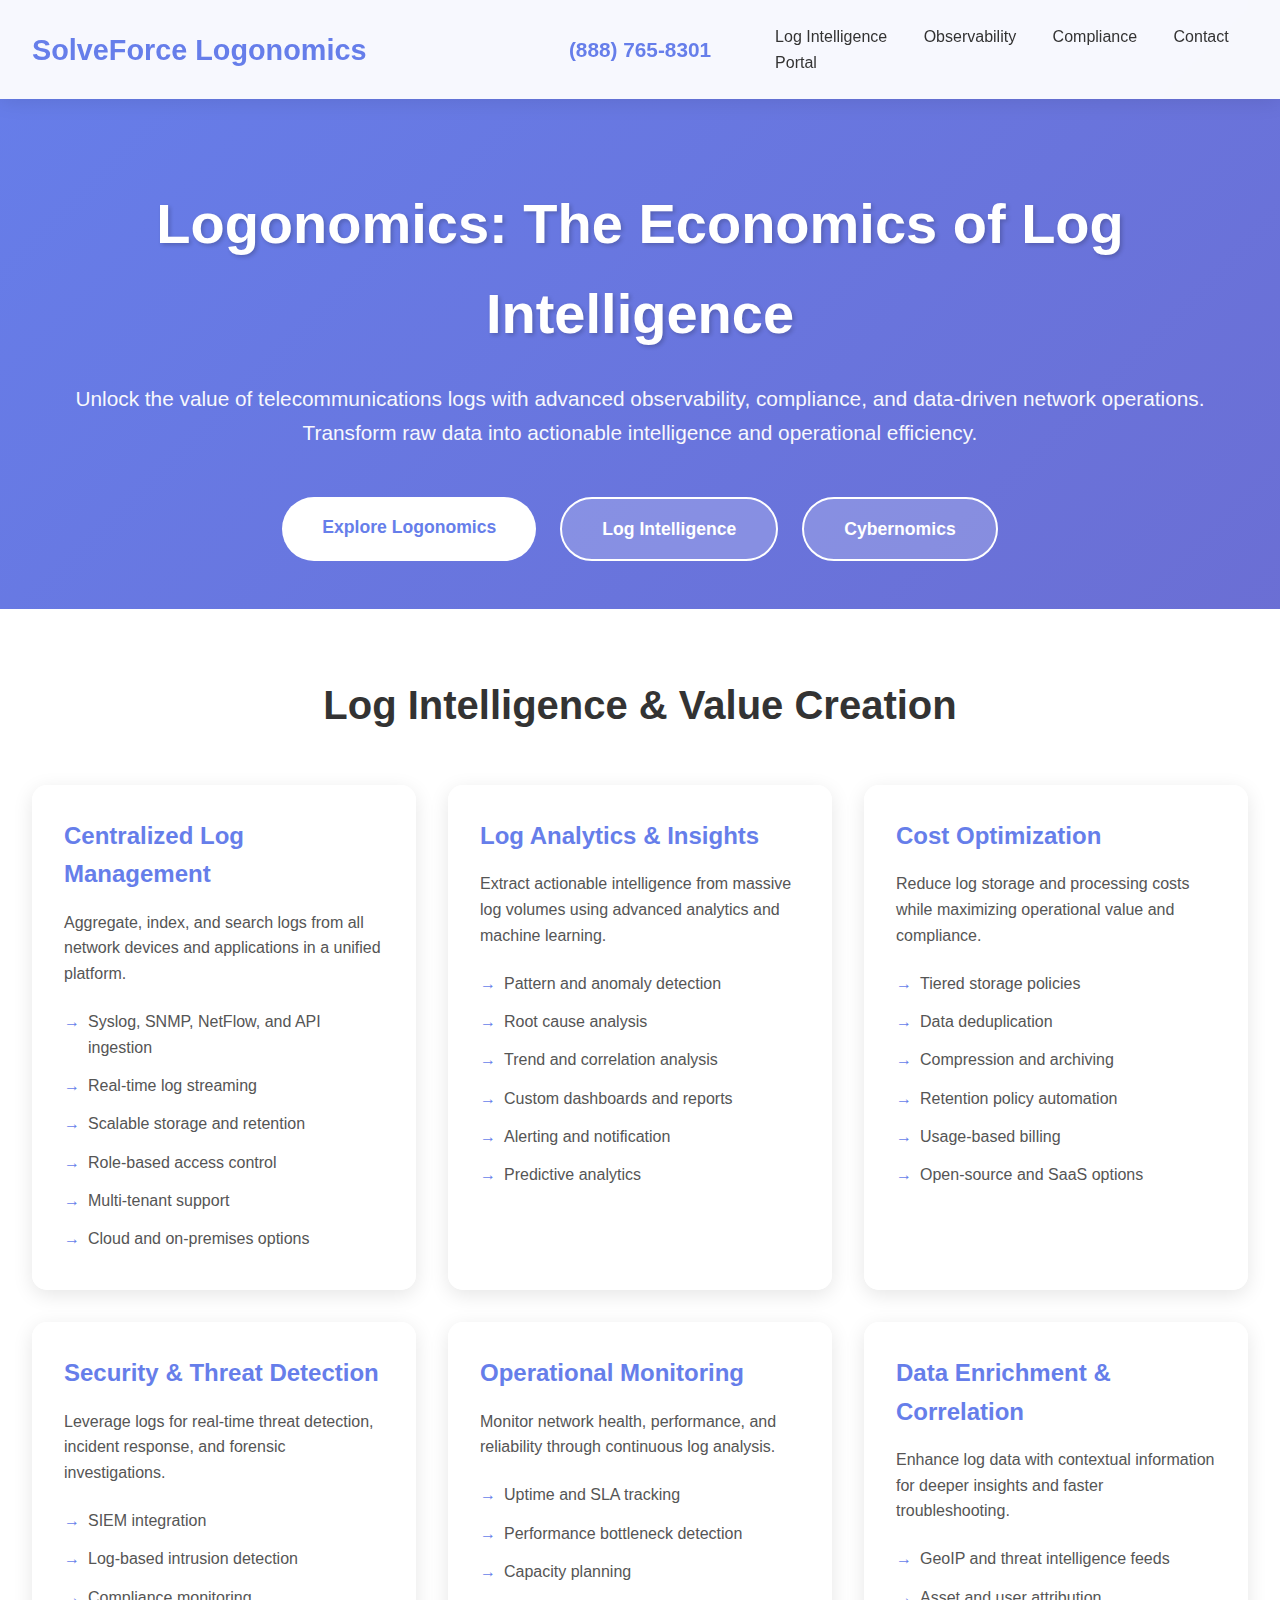
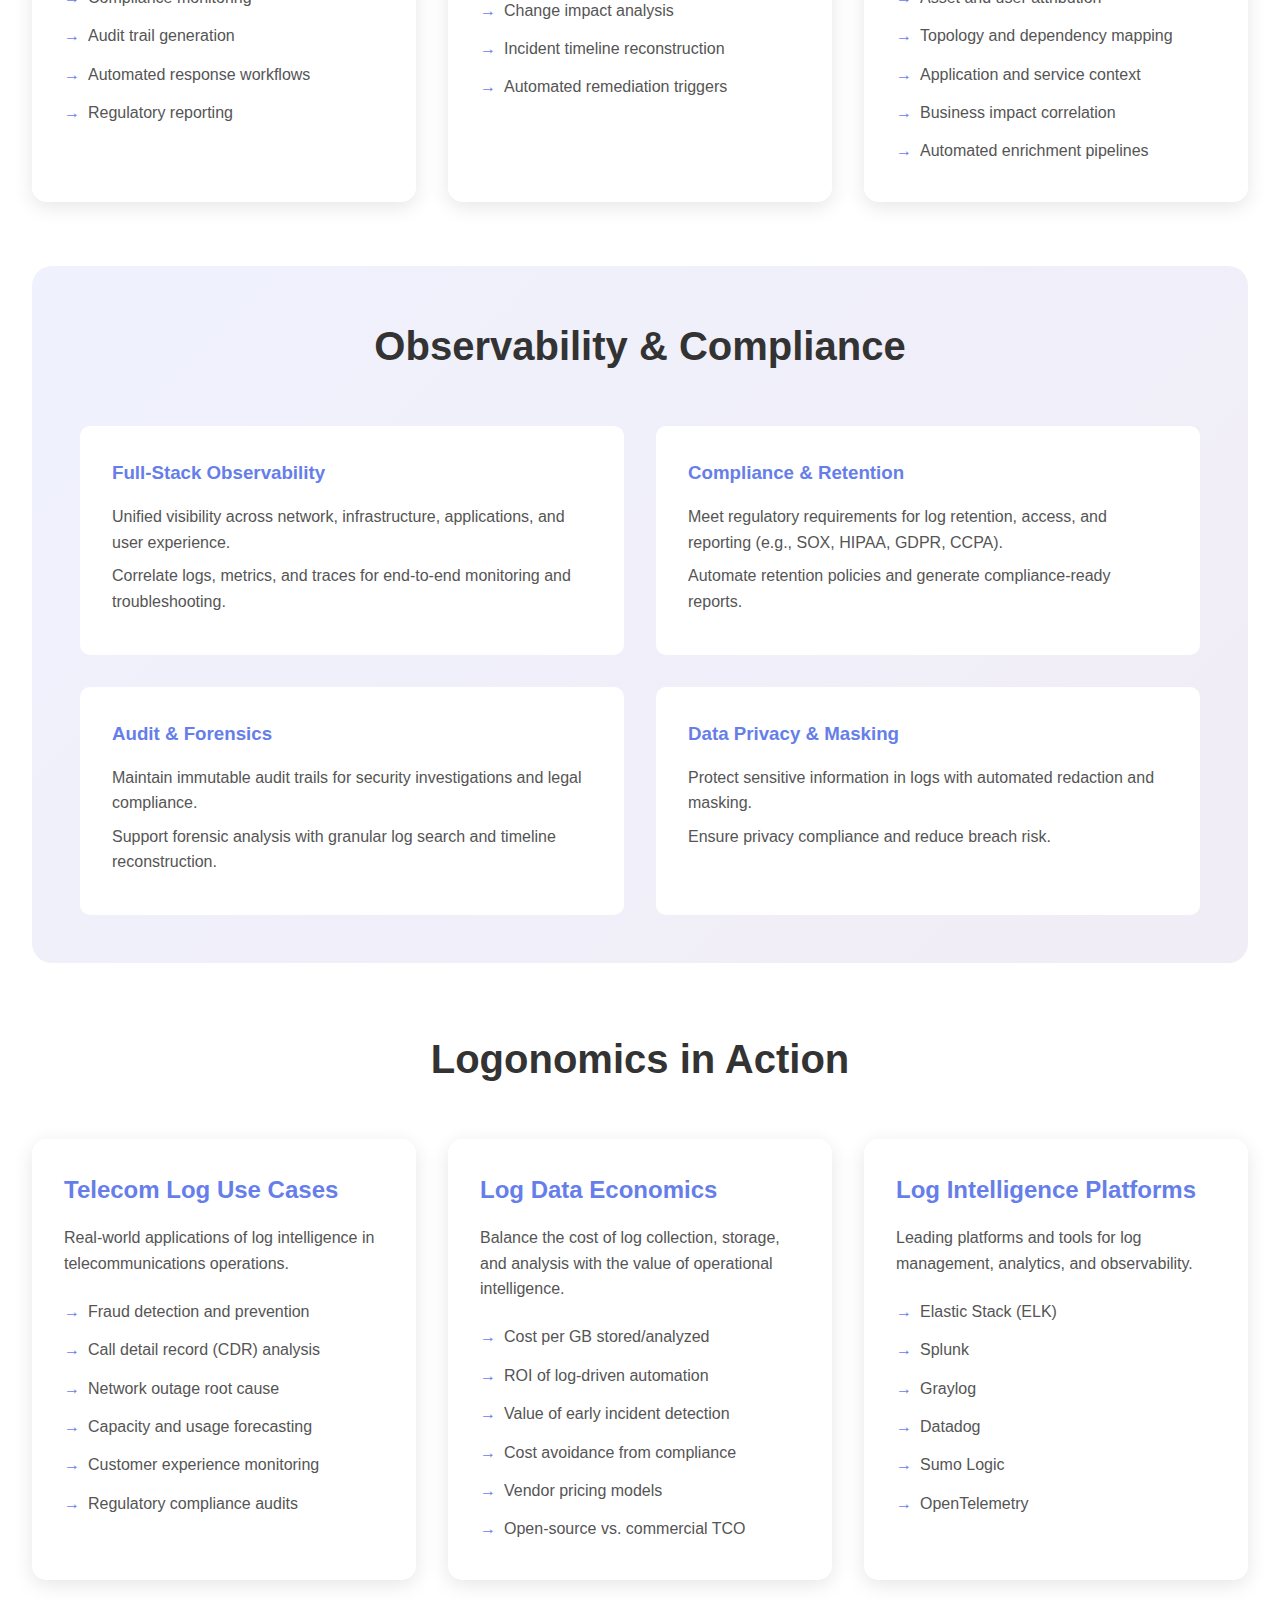
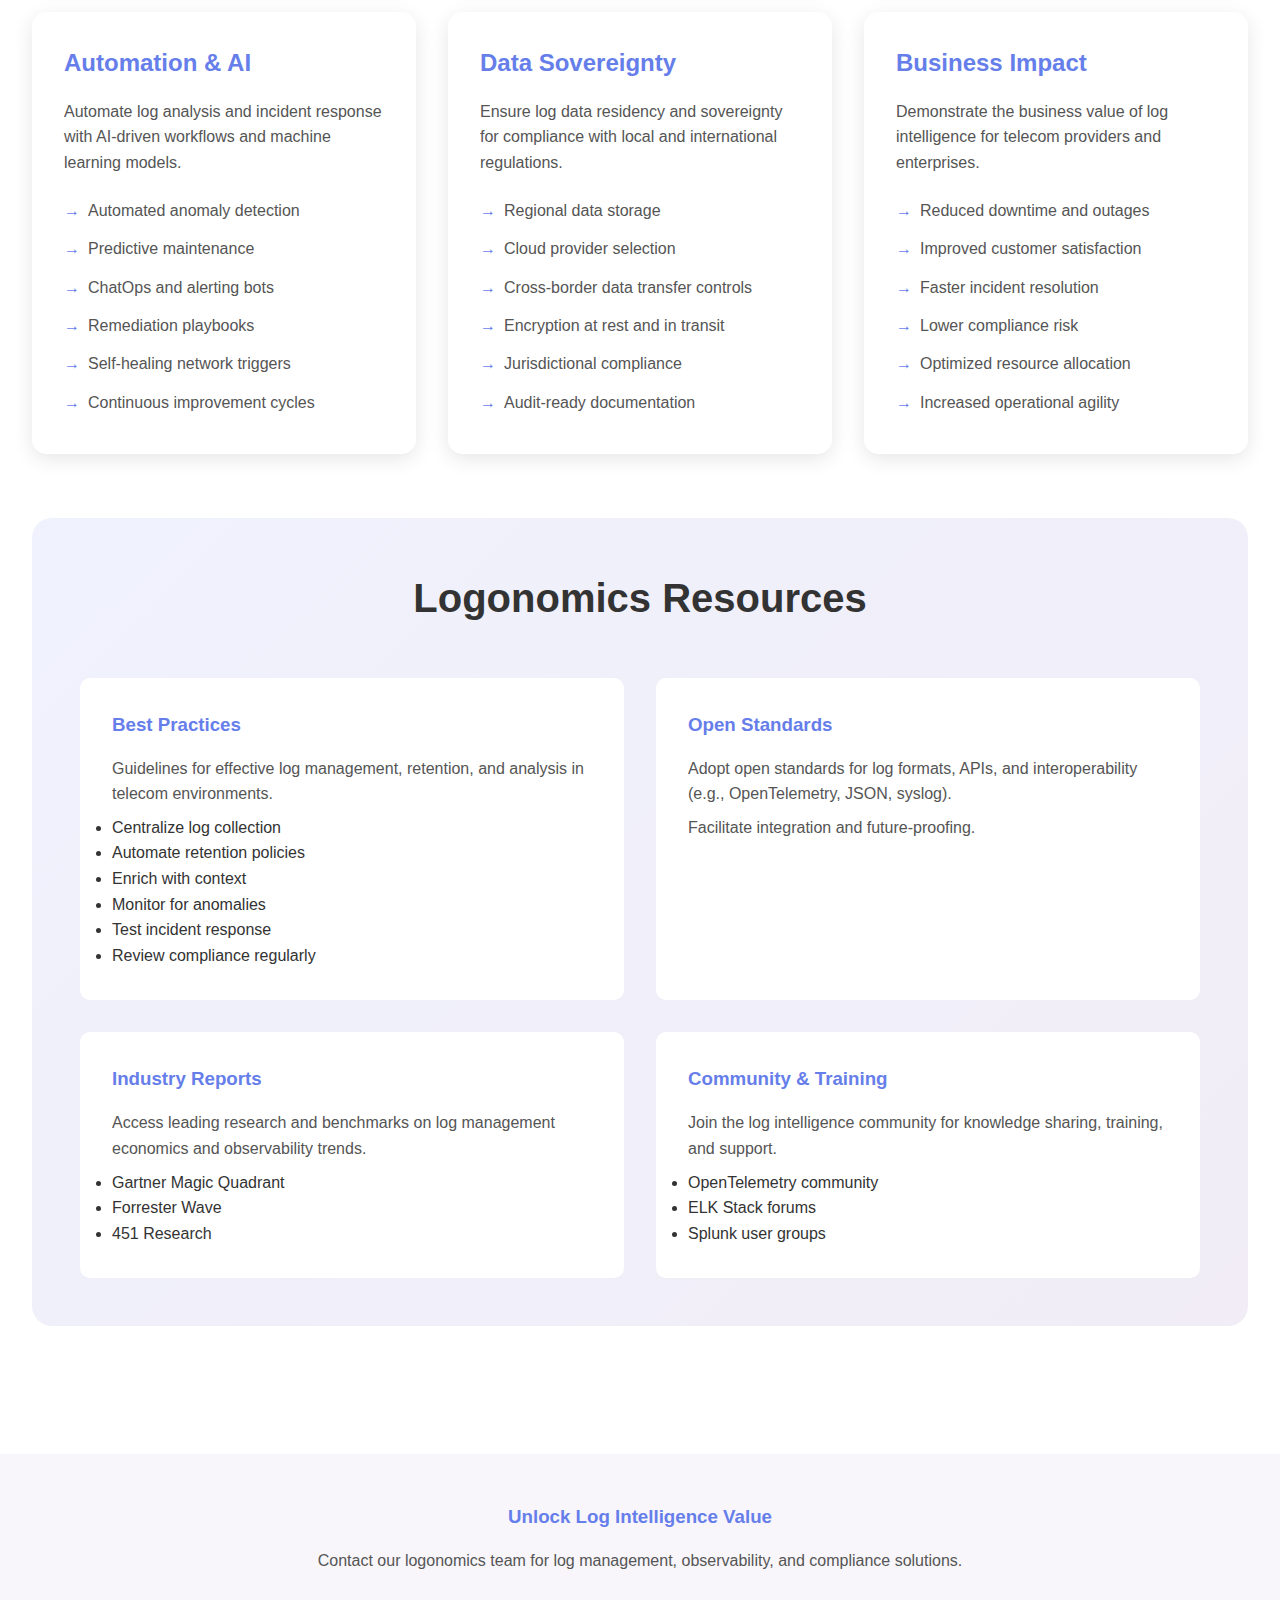
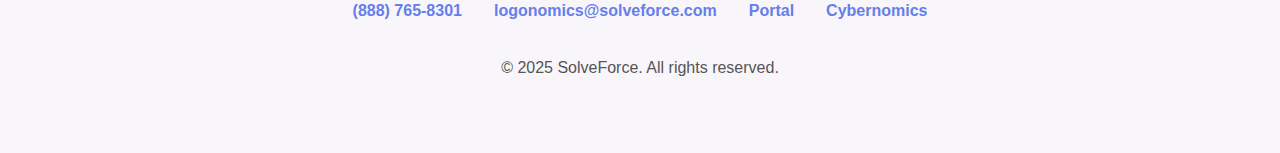
<file: index.html>
<!DOCTYPE html>
<html lang="en">
<head>
    <meta charset="UTF-8">
    <meta name="viewport" content="width=device-width, initial-scale=1.0">
    <title>Logonomics - SolveForce Log Intelligence & Observability Economics</title>
    <meta name="description" content="Logonomics: The economics, management, and intelligence of telecommunications logs. Unlock value from observability, compliance, and data-driven network operations.">
    <style>
        * { margin: 0; padding: 0; box-sizing: border-box; }
        body {
            font-family: -apple-system, BlinkMacSystemFont, 'Segoe UI', Roboto, Oxygen, Ubuntu, Cantarell, sans-serif;
            background: linear-gradient(135deg, #667eea 0%, #764ba2 100%);
            color: #333;
            line-height: 1.6;
            min-height: 100vh;
            display: flex;
            flex-direction: column;
        }
        header {
            background: rgba(255,255,255,0.95);
            -webkit-backdrop-filter: blur(10px);
            backdrop-filter: blur(10px);
            padding: 1.5rem 2rem;
            box-shadow: 0 2px 20px rgba(0,0,0,0.1);
            position: sticky;
            top: 0;
            z-index: 1000;
        }
        .header-content {
            max-width: 1400px;
            margin: 0 auto;
            display: grid;
            grid-template-columns: 1fr auto 1fr;
            align-items: center;
            gap: 2rem;
        }
        .logo {
            font-size: 1.8rem;
            font-weight: 700;
            color: #667eea;
            text-decoration: none;
        }
        .header-phone {
            font-size: 1.3rem;
            font-weight: 700;
            color: #667eea;
            text-decoration: none;
            white-space: nowrap;
        }
        .header-phone:hover { color: #764ba2; }
        nav a {
            color: #333;
            text-decoration: none;
            margin-left: 2rem;
            font-weight: 500;
            transition: color 0.3s;
        }
        nav a:hover { color: #667eea; }
        .hero {
            text-align: center;
            padding: 5rem 2rem 3rem;
            color: white;
        }
        .hero h1 {
            font-size: 3.5rem;
            margin-bottom: 1.5rem;
            text-shadow: 2px 2px 4px rgba(0,0,0,0.2);
        }
        .hero p {
            font-size: 1.3rem;
            margin-bottom: 3rem;
            opacity: 0.95;
        }
        .cta-buttons {
            display: flex;
            gap: 1.5rem;
            justify-content: center;
            flex-wrap: wrap;
        }
        .btn {
            padding: 1rem 2.5rem;
            border-radius: 50px;
            text-decoration: none;
            font-weight: 600;
            font-size: 1.1rem;
            transition: all 0.3s;
            display: inline-block;
        }
        .btn-primary {
            background: white;
            color: #667eea;
        }
        .btn-primary:hover {
            transform: translateY(-2px);
            box-shadow: 0 10px 25px rgba(0,0,0,0.2);
        }
        .btn-secondary {
            background: rgba(255,255,255,0.2);
            color: white;
            border: 2px solid white;
        }
        .btn-secondary:hover {
            background: white;
            color: #667eea;
        }
        .content {
            background: white;
            padding: 4rem 2rem;
        }
        .container {
            max-width: 1400px;
            margin: 0 auto;
        }
        h2 {
            text-align: center;
            font-size: 2.5rem;
            margin-bottom: 3rem;
            color: #333;
        }
        .services-grid {
            display: grid;
            grid-template-columns: repeat(3, 1fr);
            gap: 2rem;
            margin-bottom: 4rem;
        }
        .service-card {
            background: rgba(255,255,255,0.95);
            border-radius: 15px;
            padding: 2rem;
            box-shadow: 0 5px 20px rgba(0,0,0,0.1);
            transition: transform 0.3s, box-shadow 0.3s;
        }
        .service-card:hover {
            transform: translateY(-5px);
            box-shadow: 0 10px 30px rgba(0,0,0,0.15);
        }
        .service-card h3 {
            color: #667eea;
            font-size: 1.5rem;
            margin-bottom: 1rem;
        }
        .service-card p { color: #555; margin-bottom: 1rem; }
        .service-card ul { list-style: none; }
        .service-card ul li {
            padding: 0.4rem 0;
            color: #555;
            position: relative;
            padding-left: 1.5rem;
        }
        .service-card ul li:before {
            content: "→";
            position: absolute;
            left: 0;
            color: #667eea;
            font-weight: bold;
        }
        .featured-section {
            background: linear-gradient(135deg, rgba(102,126,234,0.1) 0%, rgba(118,75,162,0.1) 100%);
            border-radius: 20px;
            padding: 3rem;
            margin-bottom: 4rem;
        }
        .featured-grid {
            display: grid;
            grid-template-columns: repeat(2, 1fr);
            gap: 2rem;
            margin-top: 2rem;
        }
        .featured-card {
            background: white;
            border-radius: 10px;
            padding: 2rem;
        }
        .featured-card h3 {
            color: #667eea;
            margin-bottom: 1rem;
        }
        .featured-card p { color: #555; margin-bottom: 0.5rem; }
        footer {
            background: rgba(255,255,255,0.95);
            padding: 3rem 2rem;
            text-align: center;
            margin-top: auto;
        }
        footer h3 { color: #667eea; margin-bottom: 1rem; }
        footer p { color: #555; margin-bottom: 1.5rem; }
        .contact-info {
            display: flex;
            gap: 2rem;
            justify-content: center;
            flex-wrap: wrap;
            margin-bottom: 2rem;
        }
        .contact-info a {
            color: #667eea;
            text-decoration: none;
            font-weight: 600;
        }
        .contact-info a:hover { color: #764ba2; }
        @media (max-width: 968px) {
            .services-grid { grid-template-columns: repeat(2, 1fr); }
            .featured-grid { grid-template-columns: 1fr; }
        }
        @media (max-width: 768px) {
            .hero h1 { font-size: 2.5rem; }
            .services-grid { grid-template-columns: 1fr; }
            .header-content { grid-template-columns: 1fr; }
            nav { display: none; }
        }
    </style>
</head>
<body>
    <header>
        <div class="header-content">
            <a href="index.html" class="logo">SolveForce Logonomics</a>
            <a href="tel:+18887658301" class="header-phone">(888) 765-8301</a>
            <nav>
                <a href="#log-intelligence">Log Intelligence</a>
                <a href="#observability">Observability</a>
                <a href="#compliance">Compliance</a>
                <a href="#contact">Contact</a>
                <a href="https://portal.solveforce.com">Portal</a>
            </nav>
        </div>
    </header>
    <section class="hero">
        <h1>Logonomics: The Economics of Log Intelligence</h1>
        <p>Unlock the value of telecommunications logs with advanced observability, compliance, and data-driven network operations. Transform raw data into actionable intelligence and operational efficiency.</p>
        <div class="cta-buttons">
            <a href="tel:+18887658301" class="btn btn-primary">Explore Logonomics</a>
            <a href="#log-intelligence" class="btn btn-secondary">Log Intelligence</a>
            <a href="https://cybernomics.solveforce.com" class="btn btn-secondary">Cybernomics</a>
        </div>
    </section>
    <section class="content">
        <div class="container">
            <h2 id="log-intelligence">Log Intelligence & Value Creation</h2>
            <div class="services-grid">
                <div class="service-card">
                    <h3>Centralized Log Management</h3>
                    <p>Aggregate, index, and search logs from all network devices and applications in a unified platform.</p>
                    <ul>
                        <li>Syslog, SNMP, NetFlow, and API ingestion</li>
                        <li>Real-time log streaming</li>
                        <li>Scalable storage and retention</li>
                        <li>Role-based access control</li>
                        <li>Multi-tenant support</li>
                        <li>Cloud and on-premises options</li>
                    </ul>
                </div>
                <div class="service-card">
                    <h3>Log Analytics & Insights</h3>
                    <p>Extract actionable intelligence from massive log volumes using advanced analytics and machine learning.</p>
                    <ul>
                        <li>Pattern and anomaly detection</li>
                        <li>Root cause analysis</li>
                        <li>Trend and correlation analysis</li>
                        <li>Custom dashboards and reports</li>
                        <li>Alerting and notification</li>
                        <li>Predictive analytics</li>
                    </ul>
                </div>
                <div class="service-card">
                    <h3>Cost Optimization</h3>
                    <p>Reduce log storage and processing costs while maximizing operational value and compliance.</p>
                    <ul>
                        <li>Tiered storage policies</li>
                        <li>Data deduplication</li>
                        <li>Compression and archiving</li>
                        <li>Retention policy automation</li>
                        <li>Usage-based billing</li>
                        <li>Open-source and SaaS options</li>
                    </ul>
                </div>
                <div class="service-card">
                    <h3>Security & Threat Detection</h3>
                    <p>Leverage logs for real-time threat detection, incident response, and forensic investigations.</p>
                    <ul>
                        <li>SIEM integration</li>
                        <li>Log-based intrusion detection</li>
                        <li>Compliance monitoring</li>
                        <li>Audit trail generation</li>
                        <li>Automated response workflows</li>
                        <li>Regulatory reporting</li>
                    </ul>
                </div>
                <div class="service-card">
                    <h3>Operational Monitoring</h3>
                    <p>Monitor network health, performance, and reliability through continuous log analysis.</p>
                    <ul>
                        <li>Uptime and SLA tracking</li>
                        <li>Performance bottleneck detection</li>
                        <li>Capacity planning</li>
                        <li>Change impact analysis</li>
                        <li>Incident timeline reconstruction</li>
                        <li>Automated remediation triggers</li>
                    </ul>
                </div>
                <div class="service-card">
                    <h3>Data Enrichment & Correlation</h3>
                    <p>Enhance log data with contextual information for deeper insights and faster troubleshooting.</p>
                    <ul>
                        <li>GeoIP and threat intelligence feeds</li>
                        <li>Asset and user attribution</li>
                        <li>Topology and dependency mapping</li>
                        <li>Application and service context</li>
                        <li>Business impact correlation</li>
                        <li>Automated enrichment pipelines</li>
                    </ul>
                </div>
            </div>
            <div class="featured-section" id="observability">
                <h2>Observability & Compliance</h2>
                <div class="featured-grid">
                    <div class="featured-card">
                        <h3>Full-Stack Observability</h3>
                        <p>Unified visibility across network, infrastructure, applications, and user experience.</p>
                        <p>Correlate logs, metrics, and traces for end-to-end monitoring and troubleshooting.</p>
                    </div>
                    <div class="featured-card">
                        <h3>Compliance & Retention</h3>
                        <p>Meet regulatory requirements for log retention, access, and reporting (e.g., SOX, HIPAA, GDPR, CCPA).</p>
                        <p>Automate retention policies and generate compliance-ready reports.</p>
                    </div>
                    <div class="featured-card">
                        <h3>Audit & Forensics</h3>
                        <p>Maintain immutable audit trails for security investigations and legal compliance.</p>
                        <p>Support forensic analysis with granular log search and timeline reconstruction.</p>
                    </div>
                    <div class="featured-card">
                        <h3>Data Privacy & Masking</h3>
                        <p>Protect sensitive information in logs with automated redaction and masking.</p>
                        <p>Ensure privacy compliance and reduce breach risk.</p>
                    </div>
                </div>
            </div>
            <h2 id="compliance">Logonomics in Action</h2>
            <div class="services-grid">
                <div class="service-card">
                    <h3>Telecom Log Use Cases</h3>
                    <p>Real-world applications of log intelligence in telecommunications operations.</p>
                    <ul>
                        <li>Fraud detection and prevention</li>
                        <li>Call detail record (CDR) analysis</li>
                        <li>Network outage root cause</li>
                        <li>Capacity and usage forecasting</li>
                        <li>Customer experience monitoring</li>
                        <li>Regulatory compliance audits</li>
                    </ul>
                </div>
                <div class="service-card">
                    <h3>Log Data Economics</h3>
                    <p>Balance the cost of log collection, storage, and analysis with the value of operational intelligence.</p>
                    <ul>
                        <li>Cost per GB stored/analyzed</li>
                        <li>ROI of log-driven automation</li>
                        <li>Value of early incident detection</li>
                        <li>Cost avoidance from compliance</li>
                        <li>Vendor pricing models</li>
                        <li>Open-source vs. commercial TCO</li>
                    </ul>
                </div>
                <div class="service-card">
                    <h3>Log Intelligence Platforms</h3>
                    <p>Leading platforms and tools for log management, analytics, and observability.</p>
                    <ul>
                        <li>Elastic Stack (ELK)</li>
                        <li>Splunk</li>
                        <li>Graylog</li>
                        <li>Datadog</li>
                        <li>Sumo Logic</li>
                        <li>OpenTelemetry</li>
                    </ul>
                </div>
                <div class="service-card">
                    <h3>Automation & AI</h3>
                    <p>Automate log analysis and incident response with AI-driven workflows and machine learning models.</p>
                    <ul>
                        <li>Automated anomaly detection</li>
                        <li>Predictive maintenance</li>
                        <li>ChatOps and alerting bots</li>
                        <li>Remediation playbooks</li>
                        <li>Self-healing network triggers</li>
                        <li>Continuous improvement cycles</li>
                    </ul>
                </div>
                <div class="service-card">
                    <h3>Data Sovereignty</h3>
                    <p>Ensure log data residency and sovereignty for compliance with local and international regulations.</p>
                    <ul>
                        <li>Regional data storage</li>
                        <li>Cloud provider selection</li>
                        <li>Cross-border data transfer controls</li>
                        <li>Encryption at rest and in transit</li>
                        <li>Jurisdictional compliance</li>
                        <li>Audit-ready documentation</li>
                    </ul>
                </div>
                <div class="service-card">
                    <h3>Business Impact</h3>
                    <p>Demonstrate the business value of log intelligence for telecom providers and enterprises.</p>
                    <ul>
                        <li>Reduced downtime and outages</li>
                        <li>Improved customer satisfaction</li>
                        <li>Faster incident resolution</li>
                        <li>Lower compliance risk</li>
                        <li>Optimized resource allocation</li>
                        <li>Increased operational agility</li>
                    </ul>
                </div>
            </div>
            <div class="featured-section">
                <h2>Logonomics Resources</h2>
                <div class="featured-grid">
                    <div class="featured-card">
                        <h3>Best Practices</h3>
                        <p>Guidelines for effective log management, retention, and analysis in telecom environments.</p>
                        <ul>
                            <li>Centralize log collection</li>
                            <li>Automate retention policies</li>
                            <li>Enrich with context</li>
                            <li>Monitor for anomalies</li>
                            <li>Test incident response</li>
                            <li>Review compliance regularly</li>
                        </ul>
                    </div>
                    <div class="featured-card">
                        <h3>Open Standards</h3>
                        <p>Adopt open standards for log formats, APIs, and interoperability (e.g., OpenTelemetry, JSON, syslog).</p>
                        <p>Facilitate integration and future-proofing.</p>
                    </div>
                    <div class="featured-card">
                        <h3>Industry Reports</h3>
                        <p>Access leading research and benchmarks on log management economics and observability trends.</p>
                        <ul>
                            <li>Gartner Magic Quadrant</li>
                            <li>Forrester Wave</li>
                            <li>451 Research</li>
                        </ul>
                    </div>
                    <div class="featured-card">
                        <h3>Community & Training</h3>
                        <p>Join the log intelligence community for knowledge sharing, training, and support.</p>
                        <ul>
                            <li>OpenTelemetry community</li>
                            <li>ELK Stack forums</li>
                            <li>Splunk user groups</li>
                        </ul>
                    </div>
                </div>
            </div>
        </div>
    </section>
    <footer id="contact">
        <h3>Unlock Log Intelligence Value</h3>
        <p>Contact our logonomics team for log management, observability, and compliance solutions.</p>
        <div class="contact-info">
            <a href="tel:+18887658301">(888) 765-8301</a>
            <a href="mailto:logonomics@solveforce.com">logonomics@solveforce.com</a>
            <a href="https://portal.solveforce.com">Portal</a>
            <a href="https://cybernomics.solveforce.com">Cybernomics</a>
        </div>
        <p>&copy; 2025 SolveForce. All rights reserved.</p>
    </footer>
</body>
</html>
</file>
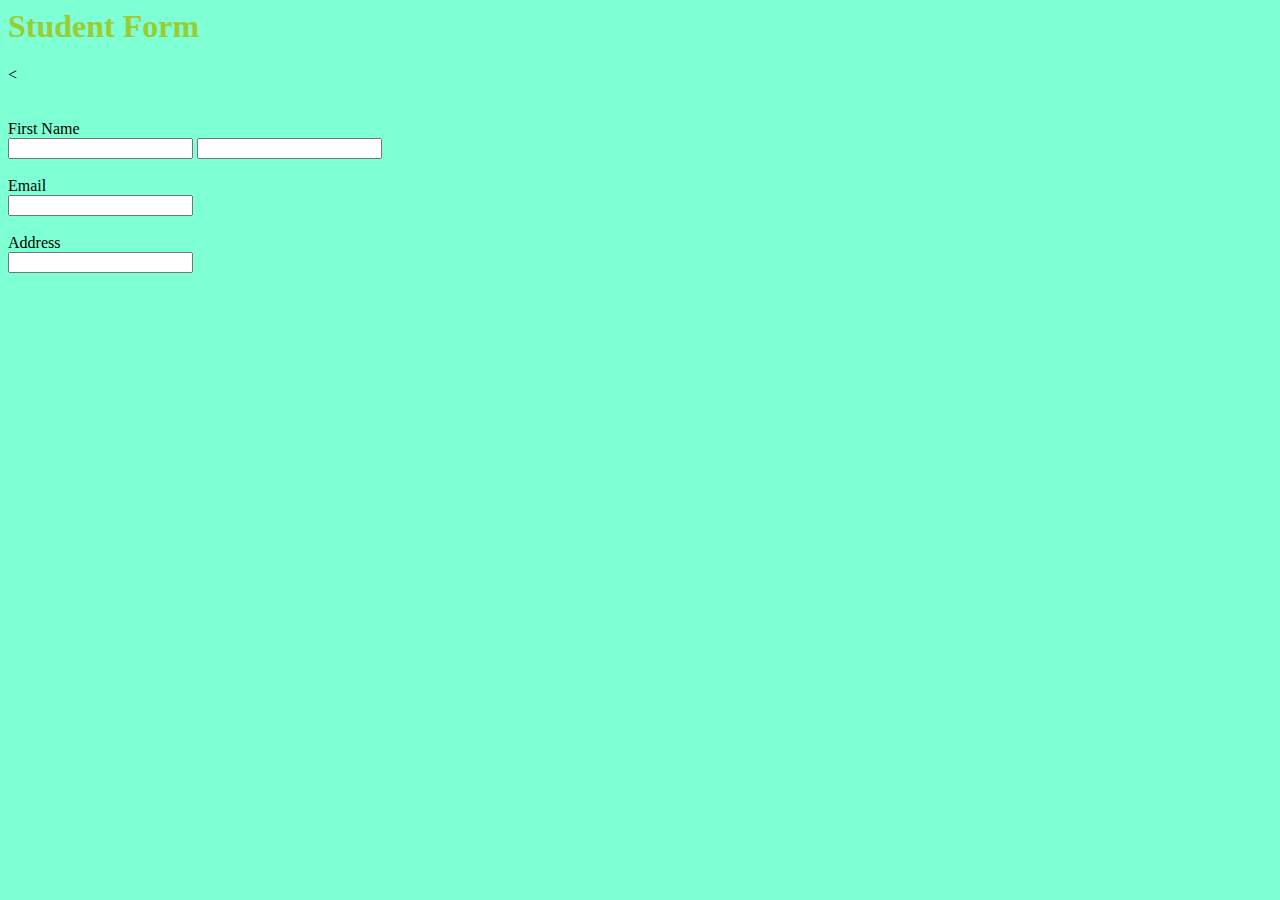
<file: form sample.html>
<h1 style ="color:yellowgreen;">Student Form</h1>
<

<form action=" ">
    <body style ="background-color: aquamarine;">
        <br><br>
        <label for="">First Name</label><br>
       <input type ="text">

       
       <input type ="Last Name">
    
       <br><br>
        <label for ="">Email</label><br>
        <input type = "text">

        <br><br>
        <label for="">Address</label><br>
        <input type ="text">

        

       
       



    
    

</form>
</file>
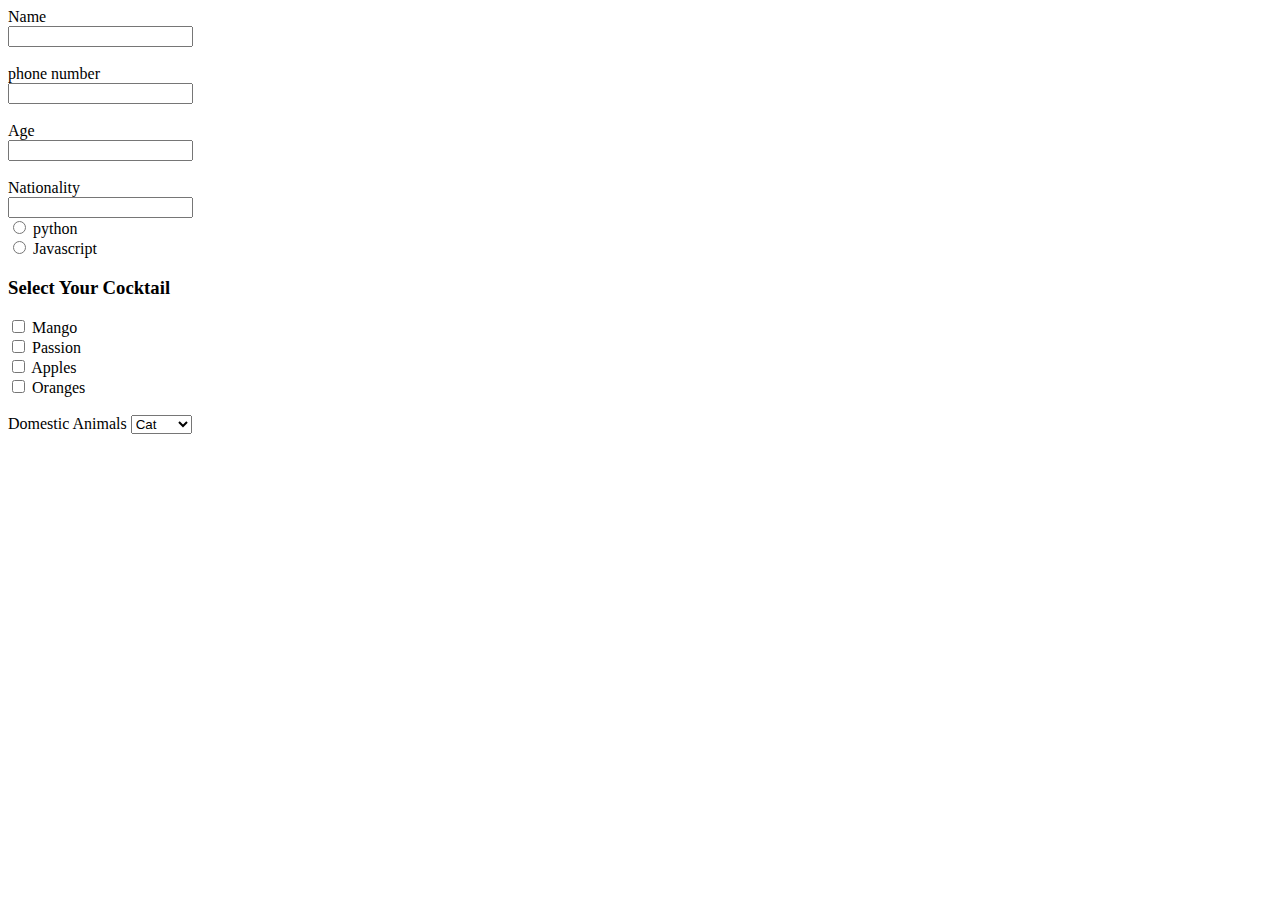
<file: form.html>
<!DOCTYPE html>
<html lang="en">
<head>
    <meta charset="UTF-8">
    <meta name="viewport" content="width=device-width, initial-scale=1.0">
    <title>Document</title>
</head>
<body>
    
</body>
</html>
<form action="">
<label for="">Name</label><br>
<input type="text">

 <br><br>
 <label for ="">phone number</label><br>
 <input type="text">

 <br><br>
 <label for ="">Age</label><br>
 <input type ="text">

 <br><br>
 <label for ="">Nationality</label><br>
 <input type ="text"><br>


 <input type="radio" id="Python" name="Programming"
 value="Python">
 <label for="Python">python</label><br>

 <input type="radio" id="Javascript" name="Programming"
 value="Javascript">
 <label for="Javascript">Javascript</label><br>

<h3> Select Your Cocktail</h3>
<input type="checkbox" name="Fruit1" id="Mango"
value="mango">
<label for="mango">Mango</label><br>

<input type="checkbox" name="Fruit2" id="Passion"
value="Passion">
<label for="Passion">Passion</label><br>

<input type="checkbox" name="Fruit3" id="Apples"
value="Apples">
<label for="Apples">Apples</label><br>

<input type="checkbox" name="Fruit4" id="Oranges"
value="Oranges">
<label for="Oranges">Oranges</label><br><br>




<label for="animals">Domestic Animals</label>
<select name="Domestic animals" id="animals">
    <option value="Cat">Cat</option>
    <option value="Dog">Dog</option>
    <option value="cow">Cow</option>
    <option value="sheep">Sheep</option>
    <option value="goat">Goat</option>
</select>
<br><br><br><br><br>

<!DOCTYPE html>
<html lang="en">
<head>
    <meta charset="UTF-8">
    <meta name="viewport" content="width=device-width, initial-scale=1.0">
    <title>Document</title>
</head>
<body>
    
</body>
</html>













</form>
</file>
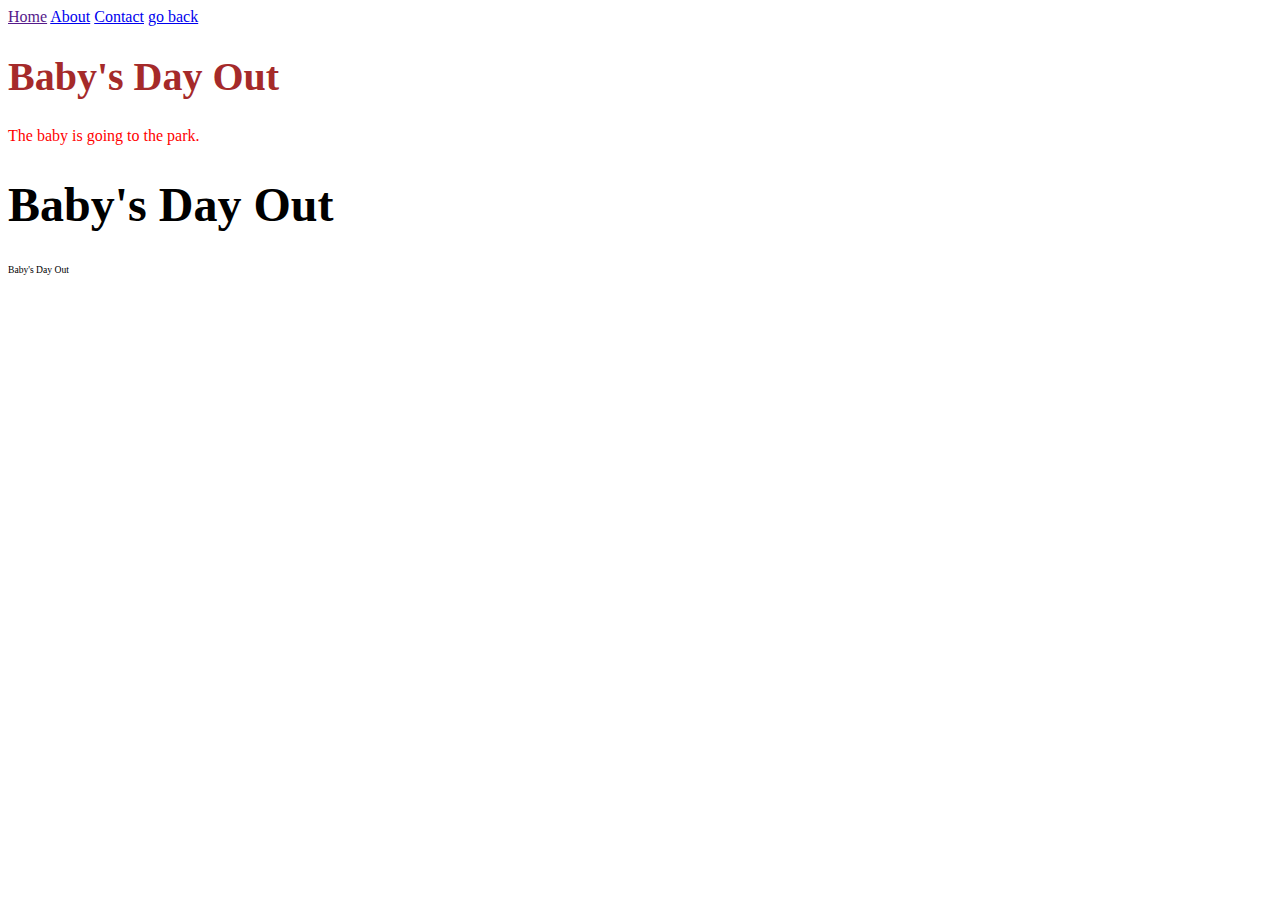
<file: index 3333.html>
<!DOCTYPE html>
 <html>
    <head>
        <title>MY WEBSITE</title>
        
    </head>
    <body>
        <a href="">Home</a>
        <a href="about.html">About</a>
        <a href="contact.html">Contact</a>
        <a href="index.html">go back</a>
        <h1 style="color: brown;font-size: 40px;">Baby's Day Out</h1>
        <p style ="color: red;">The baby is going to the park.</p>
        <h1 style ="font-size:300%;".>Baby's Day Out</h1>
        <p style="font-size:60%;">Baby's Day Out</p>

        <base href>
    </body>
 </html>
</file>
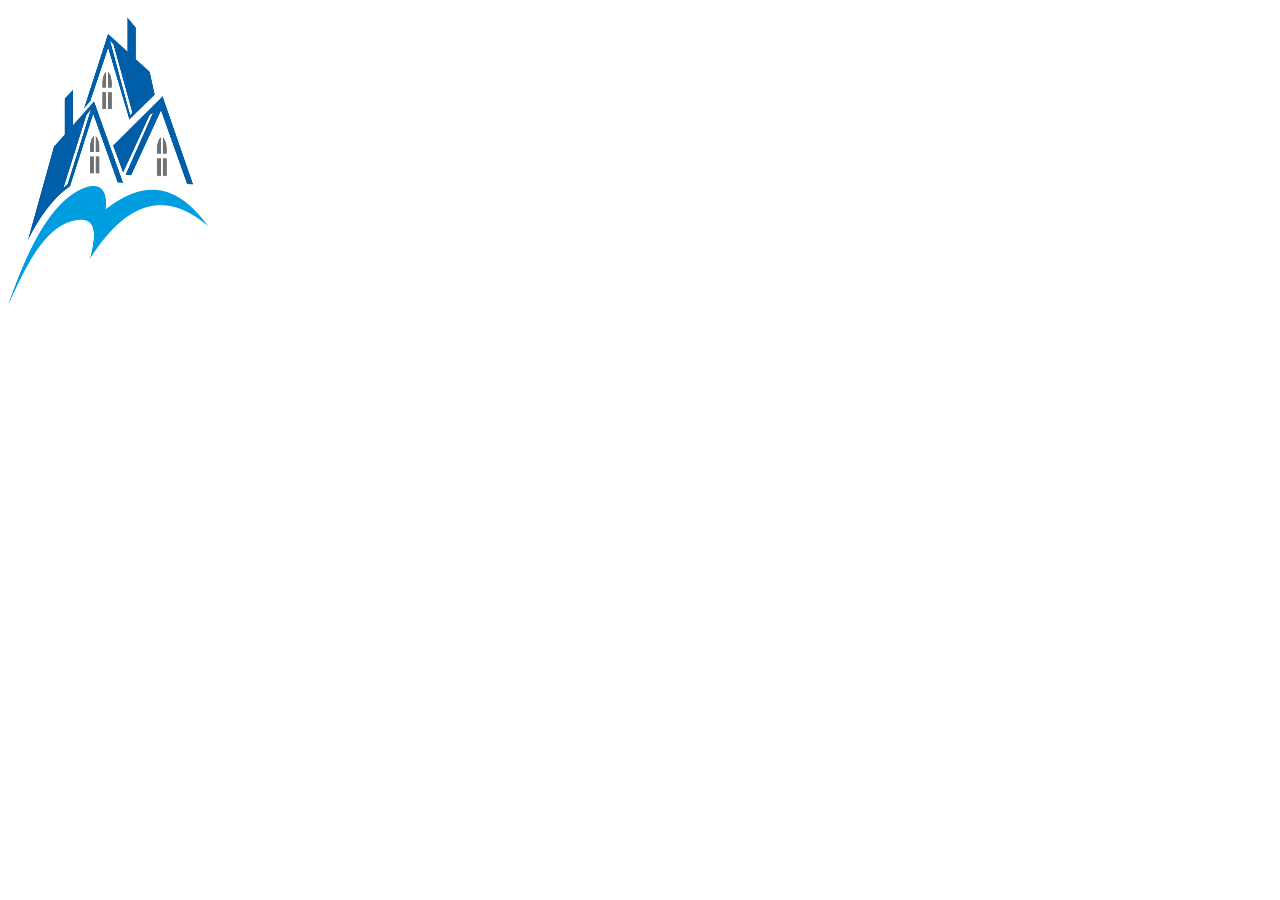
<file: project.html>
<!DOCTYPE html>
<html lang="en">
<head>
    <meta charset="UTF-8">
    <meta name="viewport" content="width=device-width>, initial-scale=1.0">
    <title>Document</title>
</head>
<body>
    <img src="pngwing.com.png"width="200px"height="300px"/>
</body>
</html>
</file>
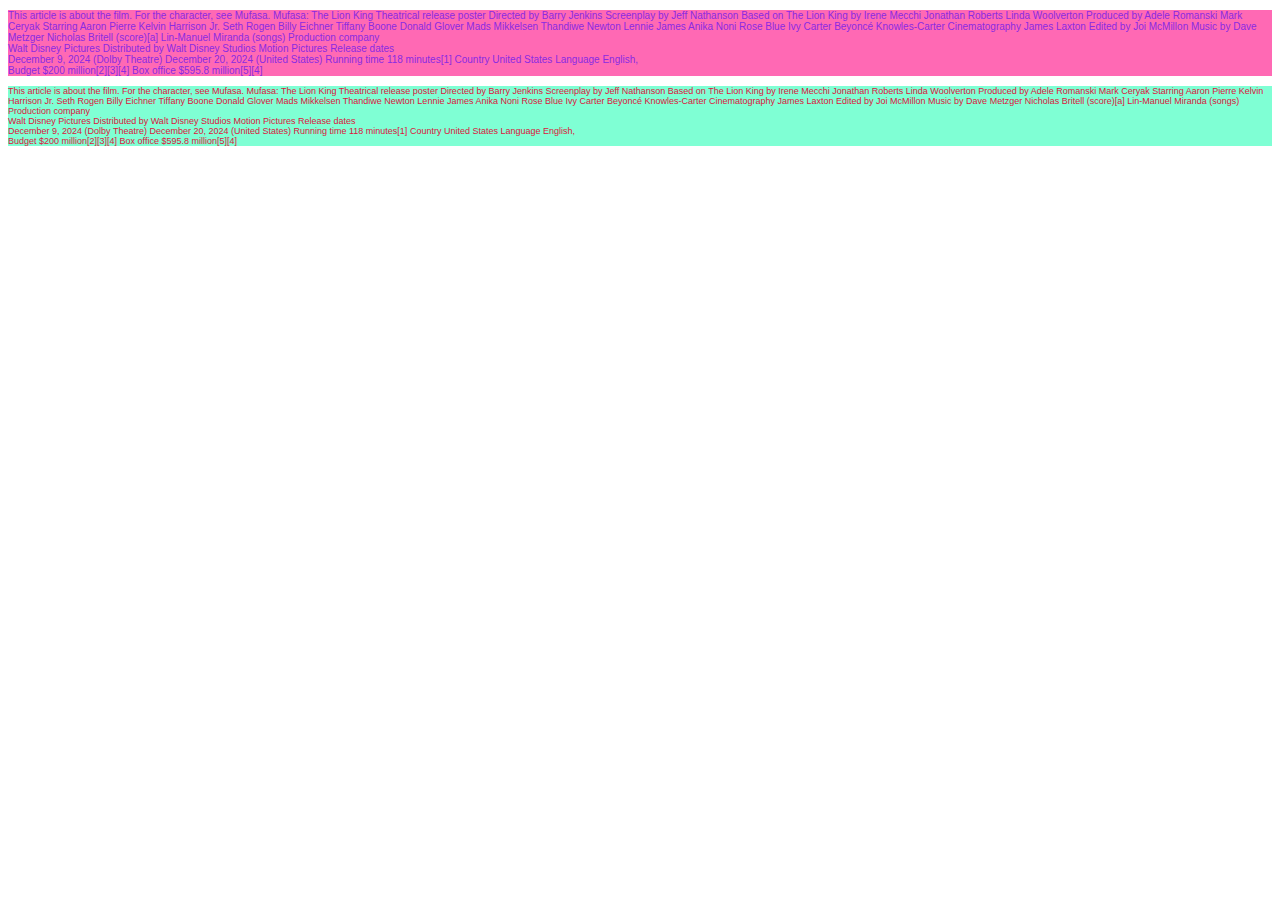
<file: pages/gallery.html>
<!DOCTYPE html>
<html lang="en">
<head>
    <meta charset="UTF-8">
    <meta name="viewport" content="width=device-width, initial-scale=1.0">
    <title>Document</title>
    <link rel="stylesheet"href="../styles/css/contact.css">
</head>
<body>
    <p id="mufasa">This article is about the film. For the character, see Mufasa.
        Mufasa: The Lion King
        
        Theatrical release poster
        Directed by	Barry Jenkins
        Screenplay by	Jeff Nathanson
        Based on	
        The Lion King
        by Irene Mecchi
        Jonathan Roberts
        Linda Woolverton
        Produced by	
        Adele Romanski
        Mark Ceryak
        Starring	
        Aaron Pierre
        Kelvin Harrison Jr.
        Seth Rogen
        Billy Eichner
        Tiffany Boone
        Donald Glover
        Mads Mikkelsen
        Thandiwe Newton
        Lennie James
        Anika Noni Rose
        Blue Ivy Carter
        Beyoncé Knowles-Carter
        Cinematography	James Laxton
        Edited by	Joi McMillon
        Music by	
        Dave Metzger
        Nicholas Britell (score)[a]
        Lin-Manuel Miranda (songs)
        Production
        company	<br>
        Walt Disney Pictures
        Distributed by	Walt Disney Studios
        Motion Pictures
        Release dates	<br>
        December 9, 2024 (Dolby Theatre)
        December 20, 2024 (United States)
        Running time	118 minutes[1]
        Country	United States
        Language	English,<br>
        Budget	$200 million[2][3][4]
        Box office	$595.8 million[5][4]
     </p>
     <p class="simba">This article is about the film. For the character, see Mufasa.
        Mufasa: The Lion King
        
        Theatrical release poster
        Directed by	Barry Jenkins
        Screenplay by	Jeff Nathanson
        Based on	
        The Lion King
        by Irene Mecchi
        Jonathan Roberts
        Linda Woolverton
        Produced by	
        Adele Romanski
        Mark Ceryak
        Starring	
        Aaron Pierre
        Kelvin Harrison Jr.
        Seth Rogen
        Billy Eichner
        Tiffany Boone
        Donald Glover
        Mads Mikkelsen
        Thandiwe Newton
        Lennie James
        Anika Noni Rose
        Blue Ivy Carter
        Beyoncé Knowles-Carter
        Cinematography	James Laxton
        Edited by	Joi McMillon
        Music by	
        Dave Metzger
        Nicholas Britell (score)[a]
        Lin-Manuel Miranda (songs)
        Production
        company	<br>
        Walt Disney Pictures
        Distributed by	Walt Disney Studios
        Motion Pictures
        Release dates	<br>
        December 9, 2024 (Dolby Theatre)
        December 20, 2024 (United States)
        Running time	118 minutes[1]
        Country	United States
        Language	English,<br>
        Budget	$200 million[2][3][4]
        Box office	$595.8 million[5][4]
     </p>

</body>
</html>
</file>
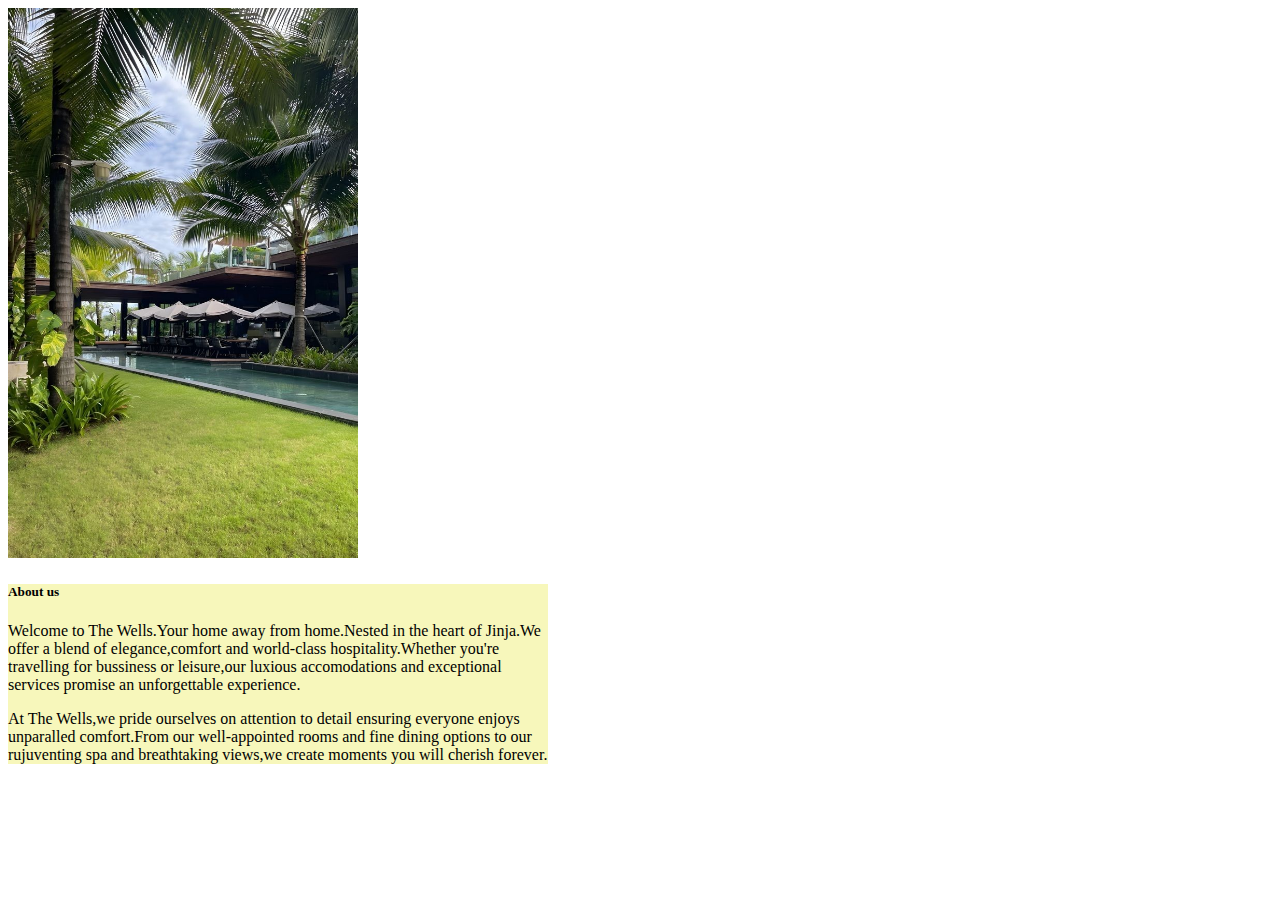
<file: styles/css/kwetu.html>
<!DOCTYPE html>
<html lang="en">
<head style="background-color: beige;">
    <meta charset="UTF-8">
    <meta name="viewport" content="width=device-width, initial-scale=1.0">
    <title>Kwetuhomes</title>
    <style>
      .card-body{background-color: rgb(247, 247, 187);}
      
    </style>
<body>
  <div class="card mb-3" style="max-width: 540px;">
    <div class="row g-0">
      <div class="col-md-4">
        <img src=" spa.jpg"class="img-fluid rounded-start" alt="spa" height="550px" width="350px">
      </div>
      <div class="col-md-8">
        <div class="card-body">
          <h5  class="card-title"font-size: 60px;>About us</h5>
          <p class="card-text"> Welcome to The Wells.Your home away from home.Nested in the heart of Jinja.We offer a blend of elegance,comfort and world-class hospitality.Whether you're travelling for bussiness or leisure,our luxious accomodations and exceptional services promise an unforgettable experience.
          </p>
          <p>
            At The Wells,we pride ourselves on attention to detail ensuring everyone enjoys unparalled comfort.From our well-appointed rooms and fine dining options to our rujuventing spa and breathtaking views,we create moments you will cherish forever.

          </p>
        </div>
      </div>
    </div>
  </div>

    <script src="https://cdn.jsdelivr.net/npm/bootstrap@5.3.3/dist/js/bootstrap.bundle.min.js" integrity="sha384-YvpcrYf0tY3lHB60NNkmXc5s9fDVZLESaAA55NDzOxhy9GkcIdslK1eN7N6jIeHz" crossorigin="anonymous"></script>
</body>
</html>
</file>
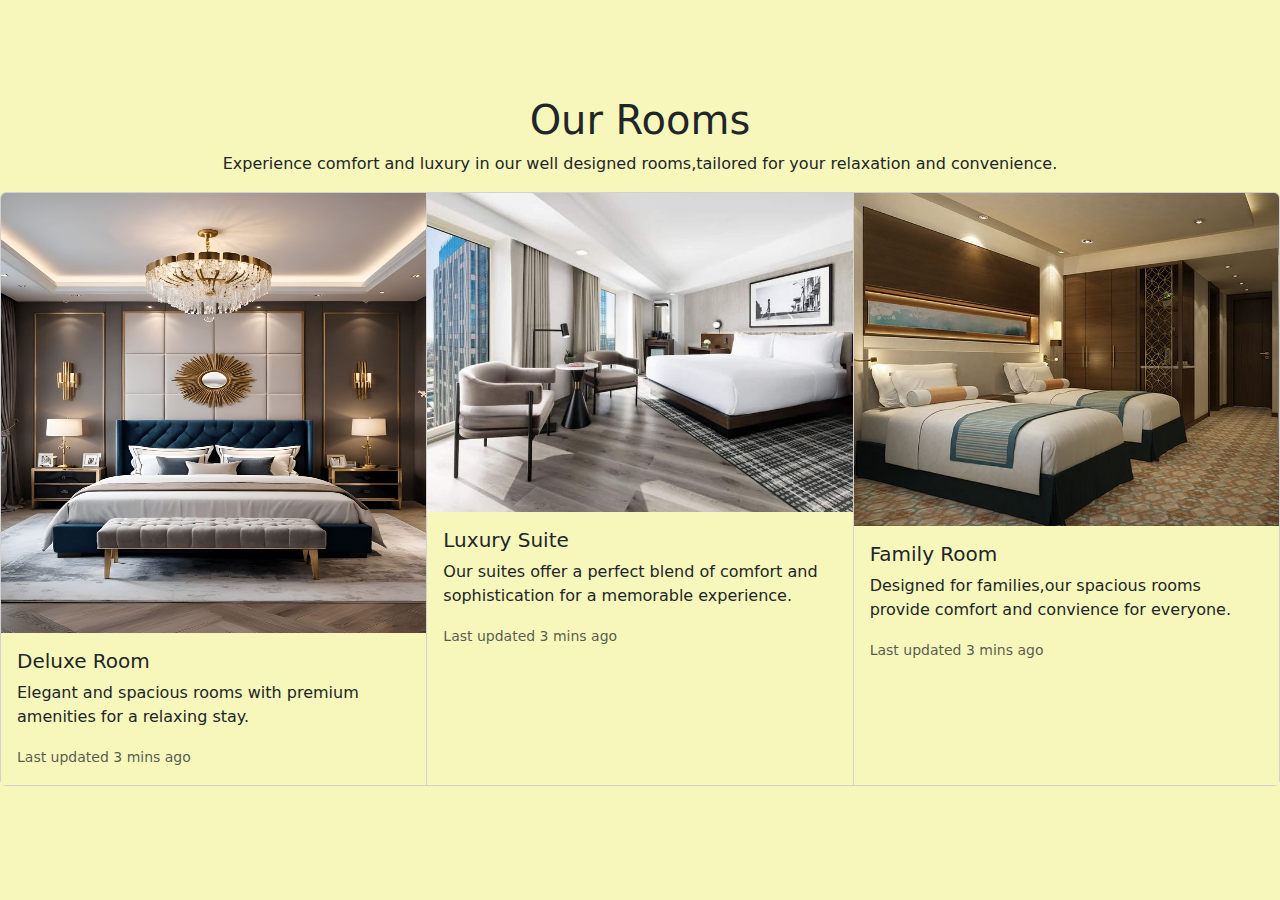
<file: styles/css/room.html>
<!DOCTYPE html>
<html lang="en">
<head>
    <meta charset="UTF-8">
    <meta name="viewport" content="width=device-width, initial-scale=1.0">
    <title>rooms</title>
    <link href="https://cdn.jsdelivr.net/npm/bootstrap@5.3.3/dist/css/bootstrap.min.css" rel="stylesheet" integrity="sha384-QWTKZyjpPEjISv5WaRU9OFeRpok6YctnYmDr5pNlyT2bRjXh0JMhjY6hW+ALEwIH" crossorigin="anonymous">
    <style>
      .card-body{background-color:rgb(247, 247, 187);

      }
    </style>
</head>
<body style="background-color:rgb(247, 247, 187)">
  <br><br><br><br>
<h1 style="text-align: center;">Our Rooms</h1>
<p  style="text-align: center;" >Experience comfort and luxury in our well designed rooms,tailored for your relaxation and convenience.</p>

    <div class="card-group">
        <div class="card">
          <img src="elegant.jpg" class="card-img-top" alt="elegant" height="440px">
          <div class="card-body">
            <h5 class="card-text">Deluxe Room</h5>
            <p class="card-text">Elegant and spacious rooms with premium amenities for a relaxing stay.</p>
            <p class="card-text"><small class="text-body-secondary">Last updated 3 mins ago</small></p>
          </div>
        </div>
        <div class="card">
          <img src="luxury.jpg" class="card-img-top" alt="luxury">
          <div class="card-body">
            <h5 class="card-title">Luxury Suite</h5>
            <p class="card-text">Our suites offer a perfect blend of comfort and sophistication for a memorable experience.</p>
            <p class="card-text"><small class="text-body-secondary">Last updated 3 mins ago</small></p>
          </div>
        </div>
        <div class="card">
          <img src="family.jpg" class="card-img-top" alt="family">
          <div class="card-body">
            <h5 class="card-title">Family Room</h5>
            <p class="card-text">Designed for families,our spacious rooms provide comfort and convience for everyone.</p>
            <p class="card-text"><small class="text-body-secondary">Last updated 3 mins ago</small></p>
          </div>
        </div>
      </div>












    <script src="https://cdn.jsdelivr.net/npm/bootstrap@5.3.3/dist/js/bootstrap.bundle.min.js" integrity="sha384-YvpcrYf0tY3lHB60NNkmXc5s9fDVZLESaAA55NDzOxhy9GkcIdslK1eN7N6jIeHz" crossorigin="anonymous"></script>
</body>
</html>
</file>
<file: styles/css/contact.css>
#mufasa{background-color: hotpink;
    color: blueviolet;
    font-family: 'Gill Sans', 'Gill Sans MT', Calibri, 'Trebuchet MS', sans-serif; 
    font-size: 10px;
}
.simba{
    background-color:aquamarine;
    color:crimson;
    font-family: 'Gill Sans', 'Gill Sans MT', Calibri, 'Trebuchet MS', sans-serif;
    font-size:  9px;
}
</file>
